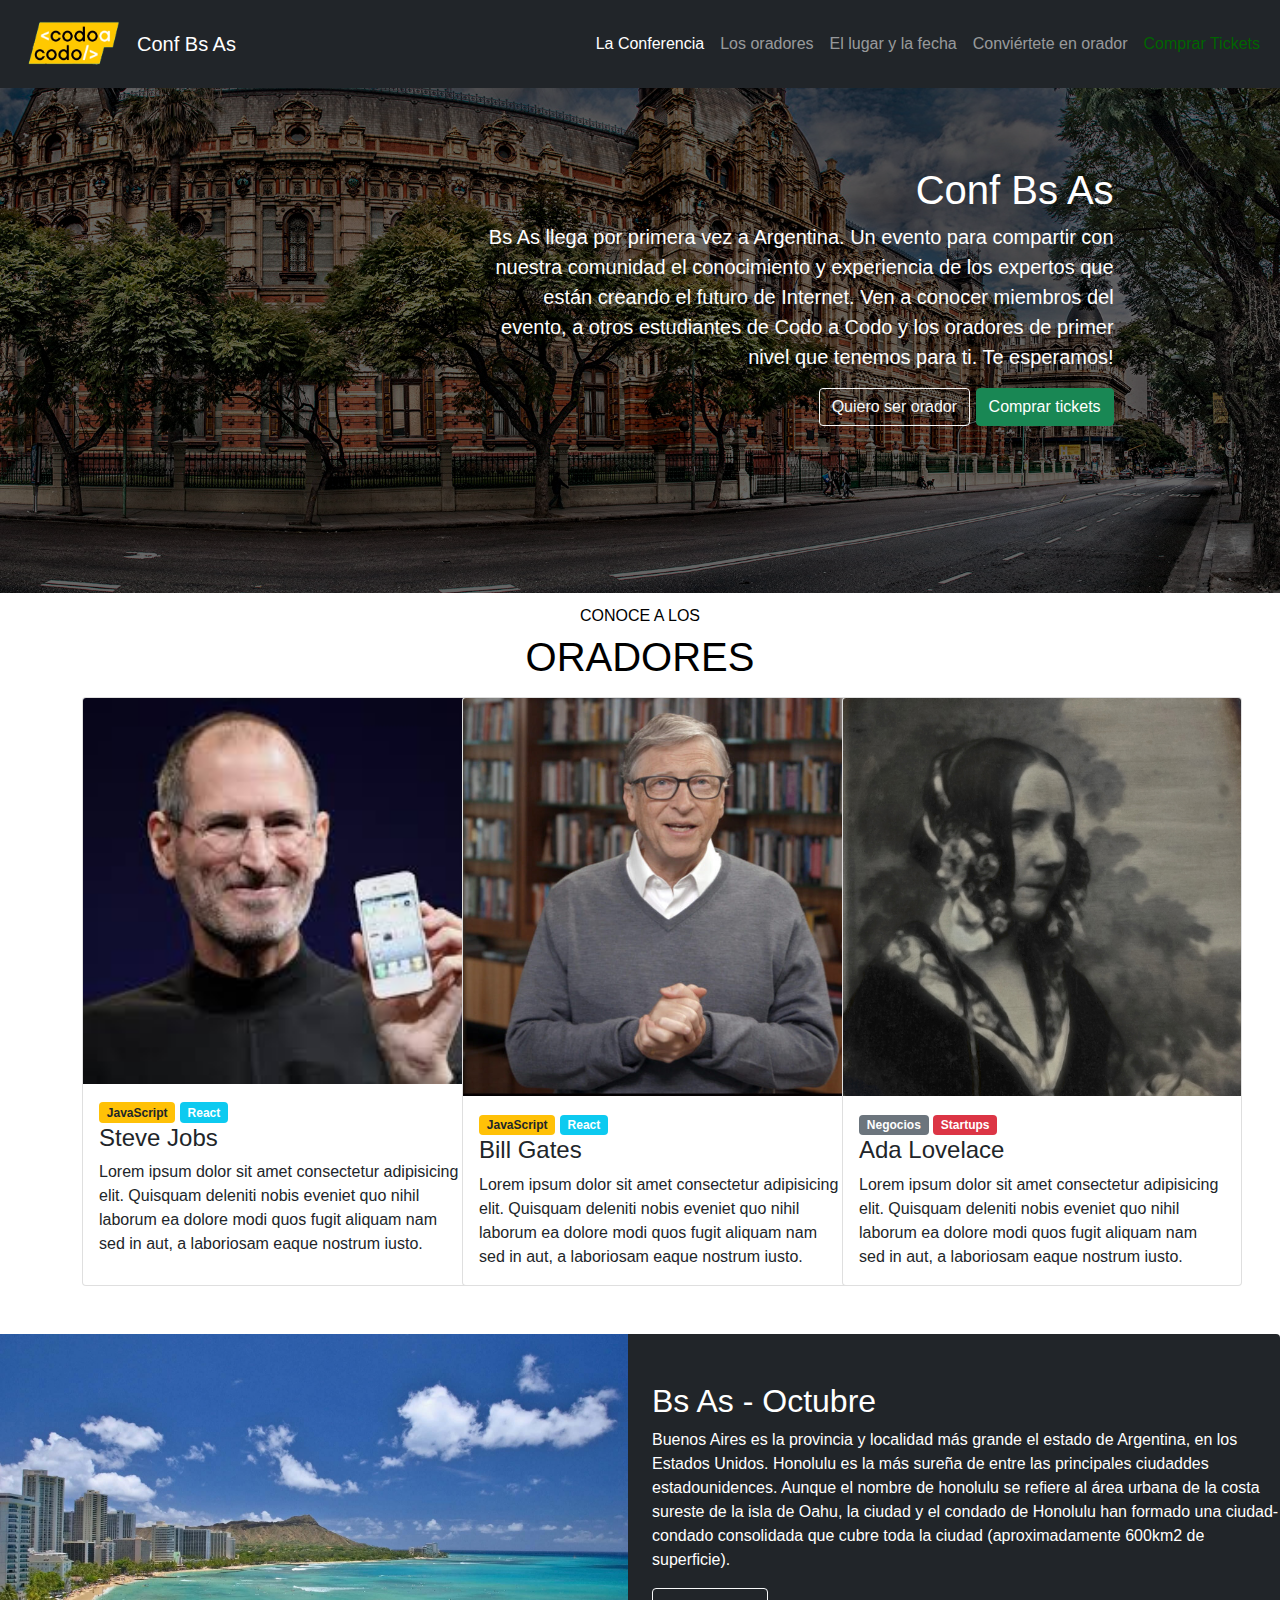
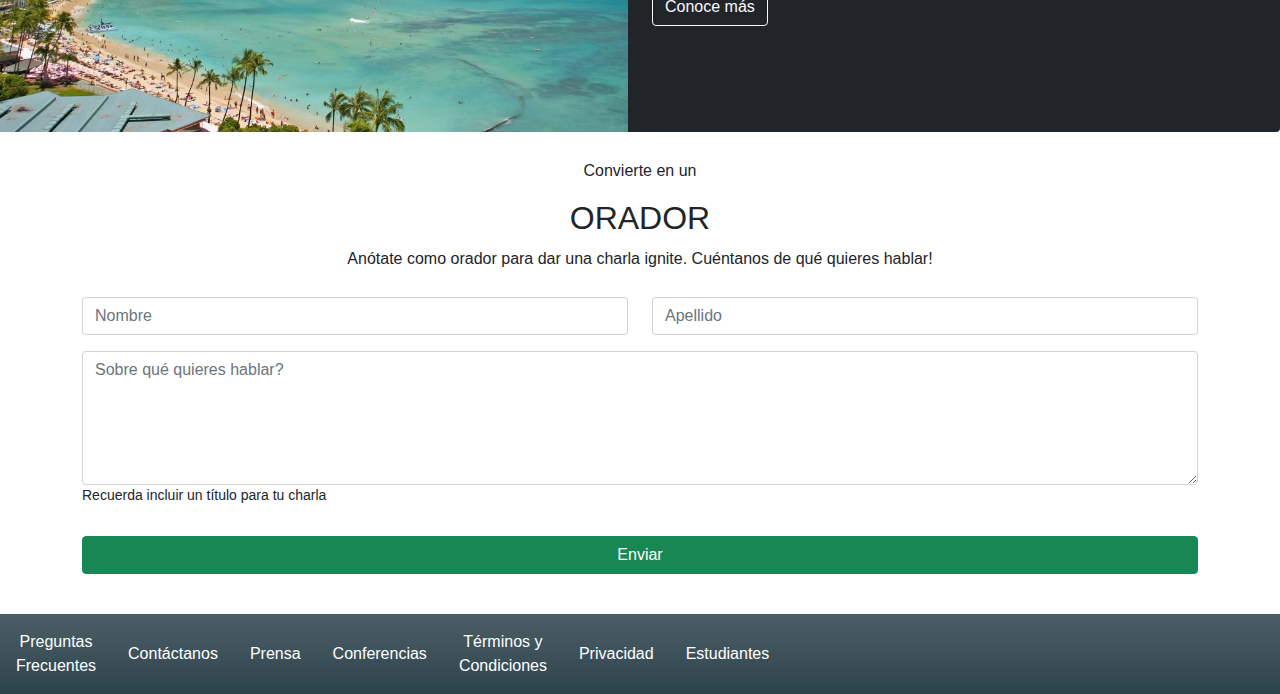
<file: index.html>
<!DOCTYPE html>
<html lang="en">
  <head>
    <meta charset="UTF-8" />
    <meta http-equiv="X-UA-Compatible" content="IE=edge" />
    <meta name="viewport" content="width=device-width, initial-scale=1.0 shrink-to-fit=no" />
    <title>Conferencia Bs As</title>
    <link rel="shortcut icon" href="./resources/img/favicon (4).ico" />
    <link rel="stylesheet" href="./Styles/normalize.css"/>
    <link rel="stylesheet" href="./Styles/style.css" />
    <link rel="stylesheet" href="./css/bootstrap.min.css"/>
    <script src="./js/bootstrap.bundle.min.js"></script>
  </head>

  <body>
    <header>
      <nav class="navbar navbar-expand-lg navbar-dark bg-dark fixed-top">
        <div class="container-fluid">
          <a><img src="./resources/img/codoacodo.png" alt="logo" style="width:125px;"> </a>
          <a class="navbar-brand" href="#">Conf Bs As</a>
          <button class="navbar-toggler" type="button" data-bs-toggle="collapse" data-bs-target="#navbarNavAltMarkup" aria-controls="navbarNavAltMarkup" aria-expanded="false" aria-label="Toggle navigation">
            <span class="navbar-toggler-icon"></span>
          </button>
          <div class="collapse navbar-collapse justify-content-end" id="navbarNavAltMarkup">
            <div class="navbar-nav">
              <a class="nav-link active" aria-current="page" href="#">La Conferencia</a>
              <a class="nav-link" href="#oradores">Los oradores</a>
              <a class="nav-link" href="#lugar">El lugar y la fecha</a>
              <a class="nav-link" href="#serorador">Conviértete en orador</a>
              <a id="tickets" class="nav-link" href="./pages/tickets.html">Comprar Tickets</a>
            </div>
          </div>
        </div>
      </nav>
    </header>
    
    <section><!-- Descripción del evento-->
        
    
    <div id="textosection">
        <h1>Conf Bs As</h1>
        <p>Bs As llega por primera vez a Argentina. Un evento para compartir con<br>
          nuestra comunidad el conocimiento y experiencia de los expertos que<br>
          están creando el futuro de Internet. Ven a conocer miembros del<br>
          evento, a otros estudiantes de Codo a Codo y los oradores de primer<br>
          nivel que tenemos para ti. Te esperamos!</p>
          <div class="d-grid gap-2 d-md-block">
            <a class="btn btn-outline-light" href="#serorador" role="button">Quiero ser orador</a>
            <a class="btn btn-success" href="./pages/tickets.html" role="button"> Comprar tickets </a>
          </div>
      </div>
    </section>
  
    <main> <!-- oradores -->
      <div id="oradores">
         <h6>CONOCE A LOS</h6>
         <h1>ORADORES</h1>
      </div>
         <div class="container mb-5 mt-3">
            <div class="row row-cols-1 row-cols-md-2 row-cols-lg-3"> 
                <div class="col">
                    <div class="card h-100" style="width:400px">
                         
                      <img class="card-img-top" src="./resources/img/steve.jpg" alt="Card image" style="width:100%">
                    <div class="card-body">
                    <span class="badge bg-warning text-dark" > JavaScript</span>
                    <span class="badge bg-info">React</span>
                    <h4 class="card-title"> Steve Jobs </h4>
                    <p class="card-text"> Lorem ipsum dolor sit amet consectetur adipisicing elit. Quisquam deleniti nobis eveniet quo nihil laborum ea dolore modi quos fugit aliquam nam sed in aut, a laboriosam eaque nostrum iusto.</p>
                    </div>
                </div>    
             </div>
            
         <div class="col">

          <div class="card h-100" style="width:400px">
             <img class="card-img-top" src="./resources/img/bill.jpg" alt="Card image" style="width:100%">
             <div class="card-body">
               <span class="badge bg-warning text-dark"> JavaScript</span>
               <span class="badge bg-info">React</span>
               <h4 class="card-title"> Bill Gates </h4>
               <p class="card-text"> Lorem ipsum dolor sit amet consectetur adipisicing elit. Quisquam deleniti nobis eveniet quo nihil laborum ea dolore modi quos fugit aliquam nam sed in aut, a laboriosam eaque nostrum iusto.</p>
             </div>
          </div>
          </div>
          <div class="col">
            <div class="card h-100" style="width:400px">
               <img class="card-img-top" src="./resources/img/ada.jpeg" alt="Card image" style="width:100%">
               <div class="card-body">
                 <span class="badge bg-secondary" > Negocios </span>
                 <span class="badge bg-danger"> Startups</span>
                 <h4 class="card-title"> Ada Lovelace </h4>
                 <p class="card-text"> Lorem ipsum dolor sit amet consectetur adipisicing elit. Quisquam deleniti nobis eveniet quo nihil laborum ea dolore modi quos fugit aliquam nam sed in aut, a laboriosam eaque nostrum iusto.</p>
               </div>
            </div>
            </div>
      </div>  
            </div>
         </div>

    </main>
  
   
    <section id="lugar"> <!-- Descripción del lugar-->
      <div  class="card bg-dark text-white" style="border: 0;">
        <div class="row">
        <div class="col-md-6">
        <img src="./resources/img/honolulu.jpg" class="img-fluid" alt="Honolulu">
        </div>
          <div class="col-md-6">
          <h2 class="card-title mt-5"> Bs As - Octubre</h2>
          <p>Buenos Aires es la provincia y localidad más grande el estado de Argentina, en los Estados Unidos. Honolulu es la más sureña de entre las principales ciudaddes estadounidences. Aunque el nombre de honolulu se refiere al área urbana de la costa sureste de la isla de Oahu, la ciudad y el condado de Honolulu han formado una ciudad-condado consolidada que cubre toda la ciudad (aproximadamente 600km2 de superficie).</p>
          <a class="btn btn-outline-light" href="#"> Conoce más</a>        
          </div>
        </div>
      </div>

    </section>

    <form>  <!-- Registar oradores -->
      <div id="serorador" class="encabezadoform">
        <p>Convierte en un</p>
        <h2>ORADOR</h2>
        <p>
          Anótate como orador para dar una charla ignite. Cuéntanos de qué
          quieres hablar!
        </p>
    </div>
  <div class="container mb-3">
      <div class="row">
        <div class="col">
        <input type="text" class="form-control" placeholder="Nombre">
        </div> 
        <div class="col">
        <input type="text" class="form-control" placeholder="Apellido">
      </div>
      </div>
      <textarea class="form-control mt-3" rows="5" placeholder="Sobre qué quieres hablar?" name="text"></textarea>
      <h6> <small> Recuerda incluir un título para tu charla </small></h6> <br> 
     <div class="d-grid gap-3">
      <a type="button" class="btn btn-success btn-primary btn-block mb-4" href="#" role="button"> Enviar </a>
  </div>
  </div> 
    </form>

    <footer class="footer navbar navbar-expand-lg"> <!-- Barra de navegación inferior-->
    
      <ul class="nav nav-justified align-items-center ">
        <li class="nav-item ">
          <a id="links" class="nav-link" href="#">Preguntas <br> Frecuentes</a>
        </li>
        <li class="nav-item">
          <a id="links" class="nav-link" href="#">Contáctanos</a>
        </li>
        <li class="nav-item">
          <a id="links" class="nav-link" href="#">Prensa</a>
        </li>
        <li class="nav-item">
          <a  id="links" class="nav-link" href="#">Conferencias</a>
        </li>
        <li class="nav-item">
          <a id="links" class="nav-link" href="#">Términos y <br> Condiciones</a>
        </li>
        <li class="nav-item">
          <a id="links" class="nav-link" href="#">Privacidad</a>
        </li>
        <li class="nav-item">
          <a id="links" class="nav-link" href="#">Estudiantes</a>
        </li>
      </ul>
      
    </footer>
    
  </body>
</html>
</file>
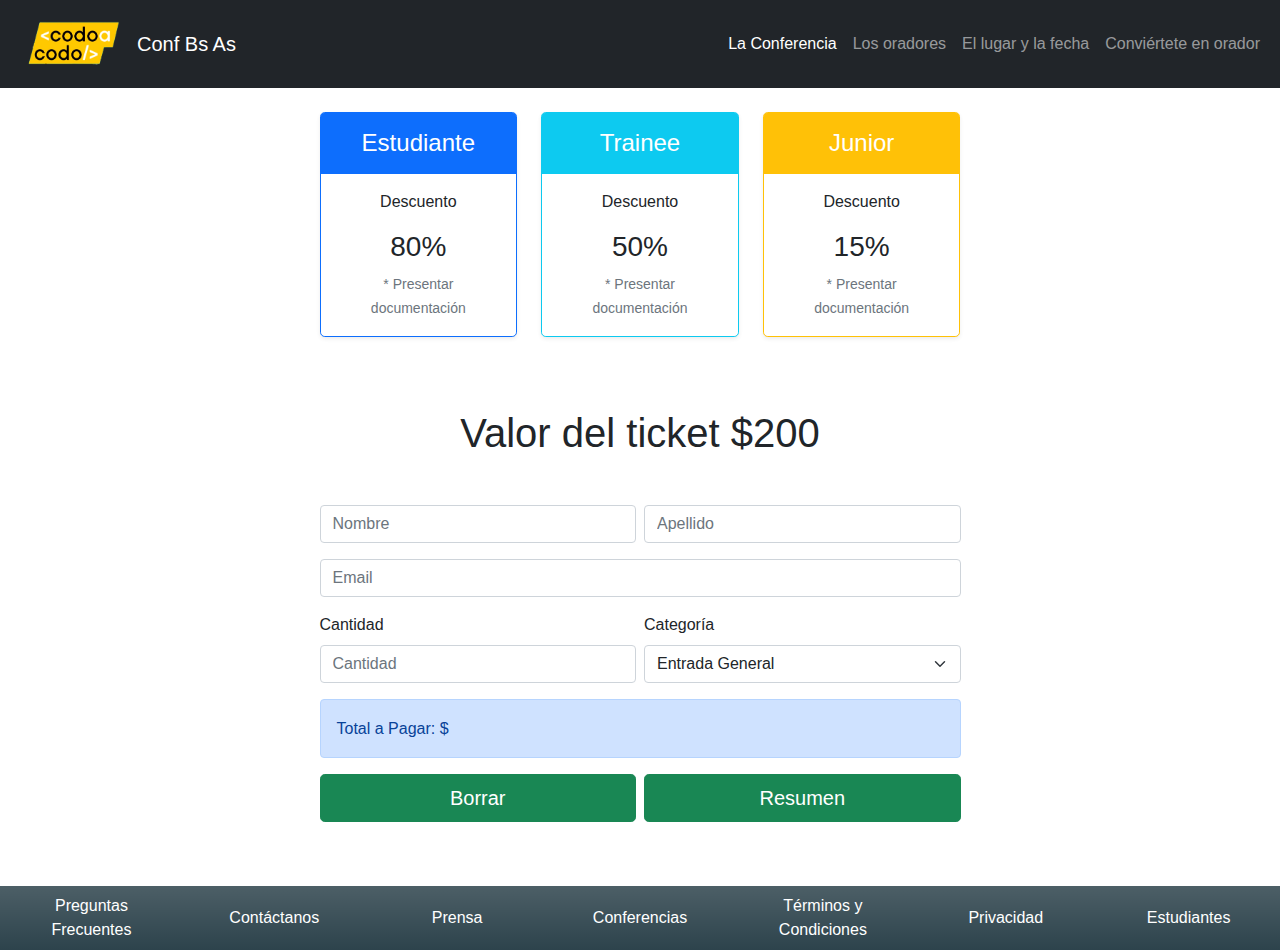
<file: pages/tickets.html>
<!DOCTYPE html>
<html lang="en">
<head>
    <meta charset="UTF-8">
    <meta http-equiv="X-UA-Compatible" content="IE=edge">
    <meta name="viewport" content="width=device-width, initial-scale=1.0">
    <title>Conferencia Bs As - Comprar Tickets</title>
    <link rel="shortcut icon" href="../resources/img/favicon (4).ico" />
    <link rel="stylesheet" href="../Styles/normalize.css"/>
    <link rel="stylesheet" href="../Styles/style.css" />
    <link rel="stylesheet" href="../css/bootstrap.min.css"/>
    <script src="../js/bootstrap.bundle.min.js"></script>
        

</head>
<body>
    <header>
        <nav class="navbar navbar-expand-lg navbar-dark bg-dark">
          <div class="container-fluid">
            <a><img src="../resources/img/codoacodo.png" alt="logo" style="width:125px;"> </a>
            <a class="navbar-brand" href="../index.html">Conf Bs As</a>
            <button class="navbar-toggler" type="button" data-bs-toggle="collapse" data-bs-target="#navbarNavAltMarkup" aria-controls="navbarNavAltMarkup" aria-expanded="false" aria-label="Toggle navigation">
              <span class="navbar-toggler-icon"></span>
            </button>
            <div class="collapse navbar-collapse justify-content-end" id="navbarNavAltMarkup">
              <div class="navbar-nav">
                <a class="nav-link active" aria-current="page" href="../index.html">La Conferencia</a>
                <a class="nav-link" href="../index.html#oradores">Los oradores</a>
                <a class="nav-link" href="../index.html#lugar">El lugar y la fecha</a>
                <a class="nav-link" href="../index.html#serorador">Conviértete en orador</a>
                
              </div>
            </div>
          </div>
        </nav>
      </header>

      <section class="container pt-section mt-4">
        <div class="row justify-content-center align-items-center">
            <div class="col-lg-8 col-xl-7">

                <div class="row row-cols-1 row-cols-md-3 text-center">
                    <div class="col">
                        <div class="card mb-4 rounded-3 shadow-sm border-primary">
                            <div class="card-header py-3 text-white bg-primary border-primary">
                                <h4 class="my-0 fw-normal">Estudiante</h4>
                            </div>
                            <div class="card-body">
                                <p>Descuento</p>
                                <h3 class="card-title pricing-card-title">80%</h3>
                                <small class="fw-light text-muted mt-3">* Presentar documentación</small>
                            </div>
                        </div>
                    </div>
                    <div class="col">
                        <div class="card mb-4 rounded-3 shadow-sm border-info">
                            <div class="card-header py-3 text-white bg-info border-info">
                                <h4 class="my-0 fw-normal">Trainee</h4>
                            </div>
                            <div class="card-body">
                                <p>Descuento</p>
                                <h3 class="card-title pricing-card-title">50%</h3>
                                <small class="fw-light text-muted mt-3">* Presentar documentación</small>
                            </div>
                        </div>
                    </div>
                    <div class="col">
                        <div class="card mb-4 rounded-3 shadow-sm border-warning">
                            <div class="card-header py-3 text-white bg-warning border-warning">
                                <h4 class="my-0 fw-normal">Junior</h4>
                            </div>
                            <div class="card-body">
                                <p>Descuento</p>
                                <h3 class="card-title pricing-card-title">15%</h3>
                                <small class="fw-light text-muted mt-3">* Presentar documentación</small>
                            </div>
                        </div>
                    </div>
                </div>
                               
                 <h1 class="titulo-gral mt-5 mb-5 text-center" >Valor del ticket $200</h1>
                   
               

                <form action="" class="ticketsForm">
                    <div class="row gx-2">
                        <div class="col-md mb-3">
                            <input type="text" class="form-control" placeholder="Nombre" aria-label="Nombre"
                                id="nombre" required>
                        </div>
                        <div class="col-md mb-3">
                            <input type="text" class="form-control" placeholder="Apellido" aria-label="Apellido"
                                id="apellido" required>
                        </div>
                    </div>
                    <div class="row">
                        <div class="col mb-3">
                            <input type="email" class="form-control" placeholder="Email" aria-label="Email"
                                id="mail" required>
                        </div>
                    </div>
                    <div class="row gx-2">
                        <div class="col-md mb-3">
                            <label for="cantidad" class="form-label">Cantidad</label>
                            <input type="number" class="form-control" placeholder="Cantidad" aria-label="Cantidad"
                                id="cantidad" min="1" required>
                        </div>
                        <div class="col-md mb-3">
                            <label for="categoria" class="form-label">Categoría</label>
                            <select class="form-select" aria-label="Categoría" id="categoriaSelect">
                                <option value="EntradaGeneral" selected>Entrada General</option>
                                <option value="Estudiante">Estudiante</option>
                                <option value="Trainee">Trainee</option>
                                <option value="Junior">Junior</option>
                            </select>
                        </div>
                    </div>
                    <div class="alert alert-primary " role="alert">
                        <output id="totalPagar"><span class="align-middle"> Total a Pagar: $</span> </output> 
                    </div>
                    <div class="row gx-2">
                        <div class="col-md mb-3">
                            <button type="reset" class="w-100 btn-success btn btn-lg btn-form" id="btnBorrar" name="Borrar ">Borrar</button>
                        </div>
                        <div class="col-md mb-3">
                            <button type="button" class="w-100 btn-success btn btn-lg btn-form" id="btnResumen" name="Resumen">Resumen</button>
                        </div>
                    </div>
                </form>
            </div>
        </div>
    </section>
 
    <footer class="footer2 mt-5"> <!-- Barra de navegación inferior-->
    
        <ul class="nav nav-justified align-items-center">
          <li class="nav-item ">
            <a id="links" class="nav-link" href="#">Preguntas <br> Frecuentes</a>
          </li>
          <li class="nav-item">
            <a id="links" class="nav-link" href="#">Contáctanos</a>
          </li>
          <li class="nav-item">
            <a id="links" class="nav-link" href="#">Prensa</a>
          </li>
          <li class="nav-item">
            <a  id="links" class="nav-link" href="#">Conferencias</a>
          </li>
          <li class="nav-item">
            <a id="links" class="nav-link" href="#">Términos y <br> Condiciones</a>
          </li>
          <li class="nav-item">
            <a id="links" class="nav-link" href="#">Privacidad</a>
          </li>
          <li class="nav-item">
            <a id="links" class="nav-link" href="#">Estudiantes</a>
          </li>
        </ul>

      </footer>
    <script src="./main.js"></script>
          
</body>

</html>
</file>
<file: Styles/style.css>
*{
    font-family: montserrat, sans-serif;
    
}

/* Navbar*/
#tickets {
    color: darkgreen;
}


   /*Descripción del evento*/ 
#textosection {
    background: rgba(0,0,0,0.6) url(../resources/img/hawaii.jpg);
    background-size: cover;
    font-size: 20px;
    background-position: center;
    color: white;
    text-align: right;
    padding:13%;
    background-blend-mode: darken;
}

/*Oradores*/
#oradores {
    color: black;
    text-align: center;
    width: 100%;
    margin-top: 1%;
}

/*Descripcion Ubicación Conf*/


/* Registro de Oradores */


.encabezadoform {
    line-height: 1.6;
    width: 100%;
    text-align: center;
    margin-top: 2%;
    margin-bottom: 2%;
    
}


 /* FOOTER */
.footer { 
    background-color:rgb(4, 30, 41, 0.836);
    background-image: var(--bs-gradient);
    
}   

.footer2 {
    background-color:rgb(4, 30, 41, 0.836);
    background-image: var(--bs-gradient);
    
    bottom:0;
    width: 100%;
}
#links{
     color: white;
}
</file>
